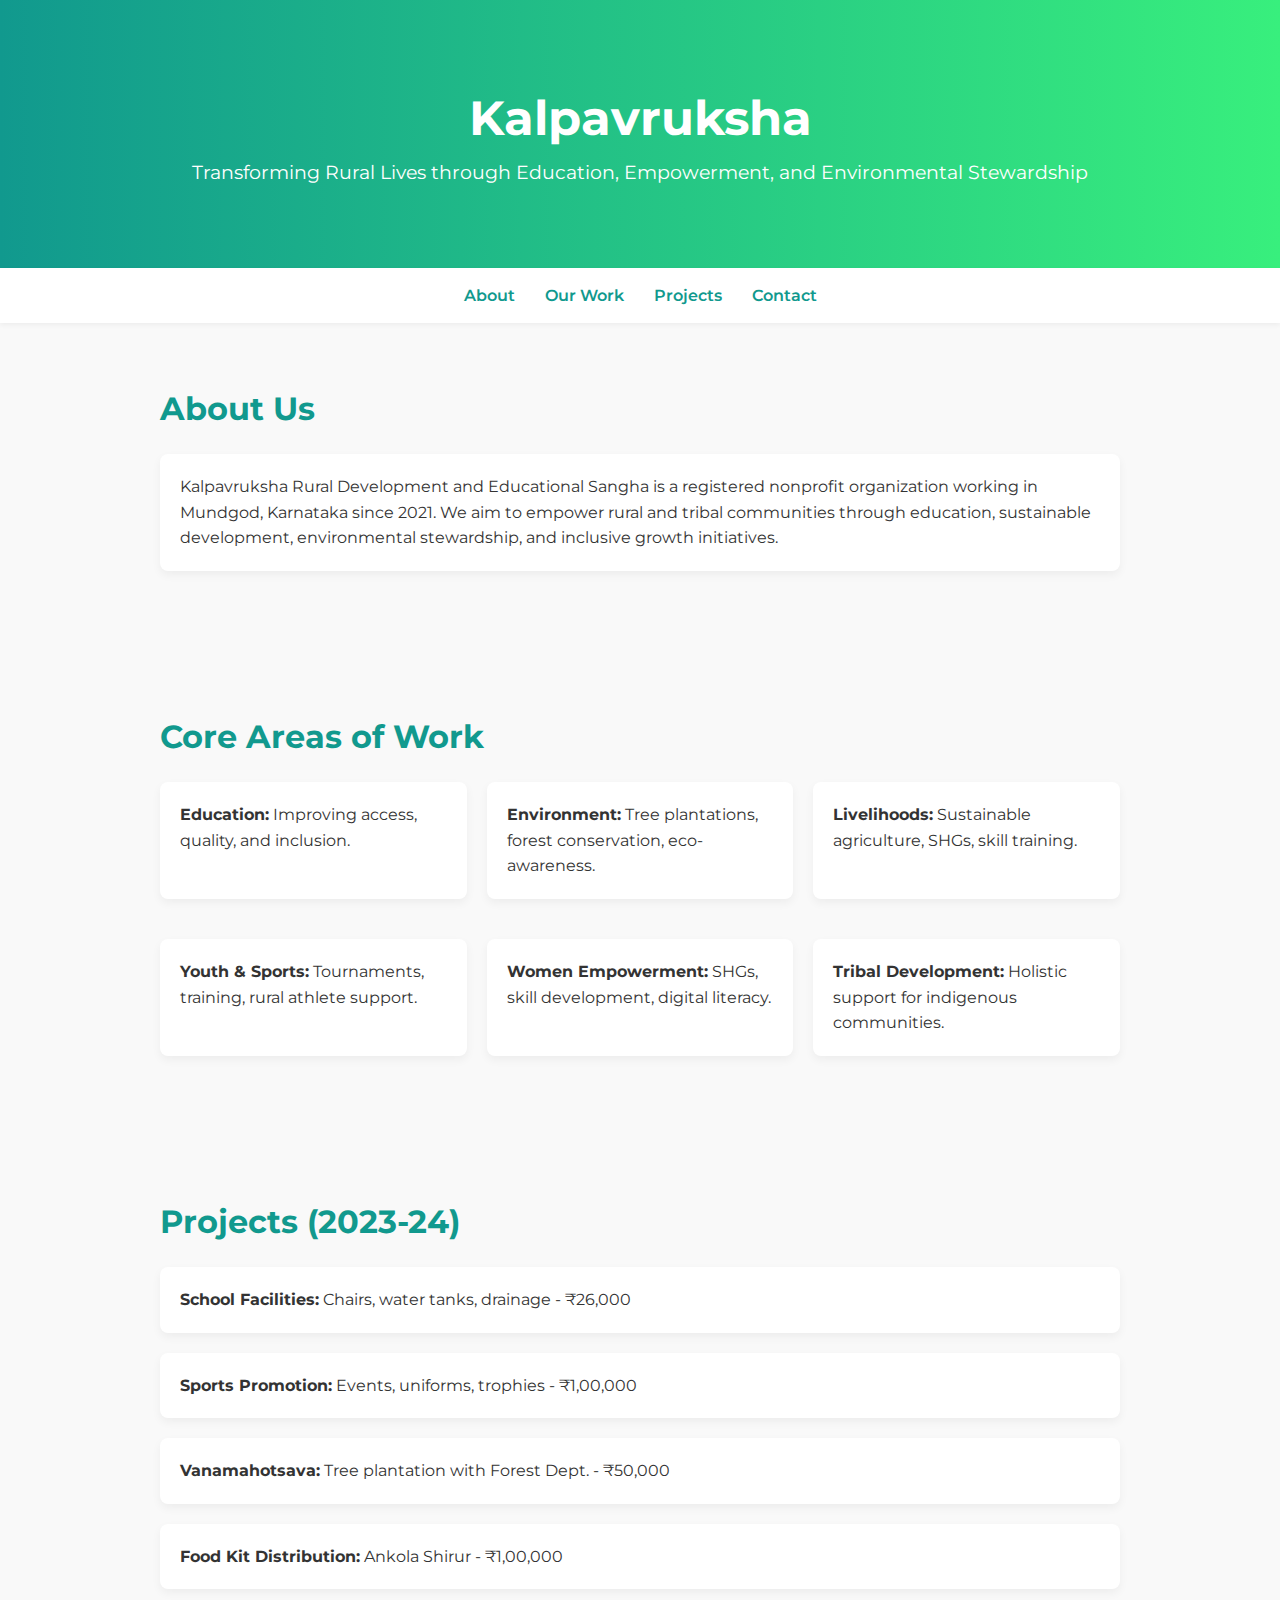
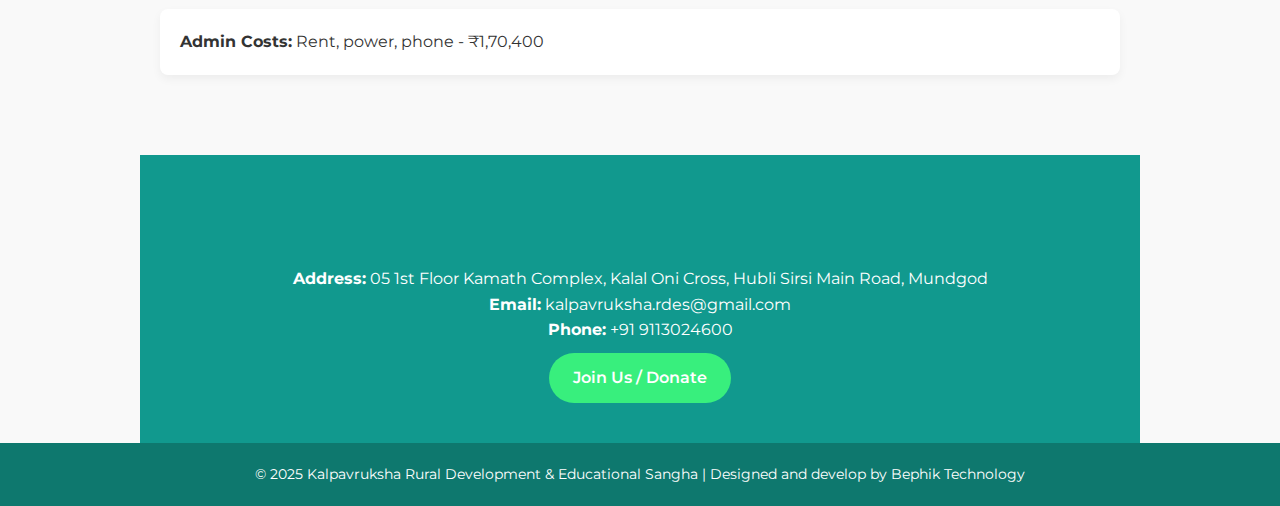
<file: assets/Index.html>
<!DOCTYPE html>
<html lang="en">
<head>
  <meta charset="UTF-8" />
  <meta name="viewport" content="width=device-width, initial-scale=1.0"/>
  <title>Kalpavruksha - NGO for Rural Development</title>
  <link href="https://fonts.googleapis.com/css2?family=Montserrat:wght@400;600;800&display=swap" rel="stylesheet">
  <style>
    * { margin: 0; padding: 0; box-sizing: border-box; }
    body { font-family: 'Montserrat', sans-serif; color: #333; line-height: 1.6; background-color: #f9f9f9; }
    header {
      background: linear-gradient(to right, #11998e, #38ef7d);
      color: white;
      padding: 80px 20px;
      text-align: center;
    }
    header h1 { font-size: 3rem; }
    header p { font-size: 1.2rem; }

    nav {
      background-color: #fff;
      display: flex;
      justify-content: center;
      gap: 30px;
      padding: 15px 0;
      box-shadow: 0 2px 5px rgba(0,0,0,0.05);
    }
    nav a {
      text-decoration: none;
      color: #11998e;
      font-weight: 600;
    }

    section {
      padding: 60px 20px;
      max-width: 1000px;
      margin: auto;
    }

    h2 {
      color: #11998e;
      margin-bottom: 20px;
      font-size: 2rem;
    }

    .card {
      background-color: white;
      padding: 20px;
      border-radius: 8px;
      margin-bottom: 20px;
      box-shadow: 0 4px 10px rgba(0,0,0,0.05);
    }

    .grid {
      display: grid;
      grid-template-columns: repeat(auto-fit, minmax(280px, 1fr));
      gap: 20px;
    }

    .contact, footer {
      background-color: #11998e;
      color: white;
      text-align: center;
      padding: 40px 20px;
    }

    footer {
      font-size: 0.9rem;
      padding: 20px;
      background: #0e786e;
    }

    .btn {
      display: inline-block;
      background-color: #38ef7d;
      color: white;
      padding: 12px 24px;
      border-radius: 25px;
      text-decoration: none;
      font-weight: 600;
      margin-top: 10px;
    }
  </style>
</head>
<body>

<header>
  <h1>Kalpavruksha</h1>
  <p>Transforming Rural Lives through Education, Empowerment, and Environmental Stewardship</p>
</header>

<nav>
  <a href="#about">About</a>
  <a href="#areas">Our Work</a>
  <a href="#projects">Projects</a>
  <a href="#contact">Contact</a>
</nav>

<section id="about">
  <h2>About Us</h2>
  <div class="card">
    <p>Kalpavruksha Rural Development and Educational Sangha is a registered nonprofit organization working in Mundgod, Karnataka since 2021. We aim to empower rural and tribal communities through education, sustainable development, environmental stewardship, and inclusive growth initiatives.</p>
  </div>
</section>

<section id="areas">
  <h2>Core Areas of Work</h2>
  <div class="grid">
    <div class="card"><strong>Education:</strong> Improving access, quality, and inclusion.</div>
    <div class="card"><strong>Environment:</strong> Tree plantations, forest conservation, eco-awareness.</div>
    <div class="card"><strong>Livelihoods:</strong> Sustainable agriculture, SHGs, skill training.</div>
    <div class="card"><strong>Youth & Sports:</strong> Tournaments, training, rural athlete support.</div>
    <div class="card"><strong>Women Empowerment:</strong> SHGs, skill development, digital literacy.</div>
    <div class="card"><strong>Tribal Development:</strong> Holistic support for indigenous communities.</div>
  </div>
</section>

<section id="projects">
  <h2>Projects (2023-24)</h2>
  <div class="card"><strong>School Facilities:</strong> Chairs, water tanks, drainage - ₹26,000</div>
  <div class="card"><strong>Sports Promotion:</strong> Events, uniforms, trophies - ₹1,00,000</div>
  <div class="card"><strong>Vanamahotsava:</strong> Tree plantation with Forest Dept. - ₹50,000</div>
  <div class="card"><strong>Food Kit Distribution:</strong> Ankola Shirur - ₹1,00,000</div>
  <div class="card"><strong>Admin Costs:</strong> Rent, power, phone - ₹1,70,400</div>
</section>

<section id="contact" class="contact">
  <h2>Contact Us</h2>
  <p><strong>Address:</strong> 05 1st Floor Kamath Complex, Kalal Oni Cross, Hubli Sirsi Main Road, Mundgod</p>
  <p><strong>Email:</strong> kalpavruksha.rdes@gmail.com</p>
  <p><strong>Phone:</strong> +91 9113024600</p>
  <a href="#" class="btn">Join Us / Donate</a>
</section>

<footer>
  <p>© 2025 Kalpavruksha Rural Development & Educational Sangha | Designed and develop by Bephik Technology</p>
</footer>

</body>
</html>
</file>
